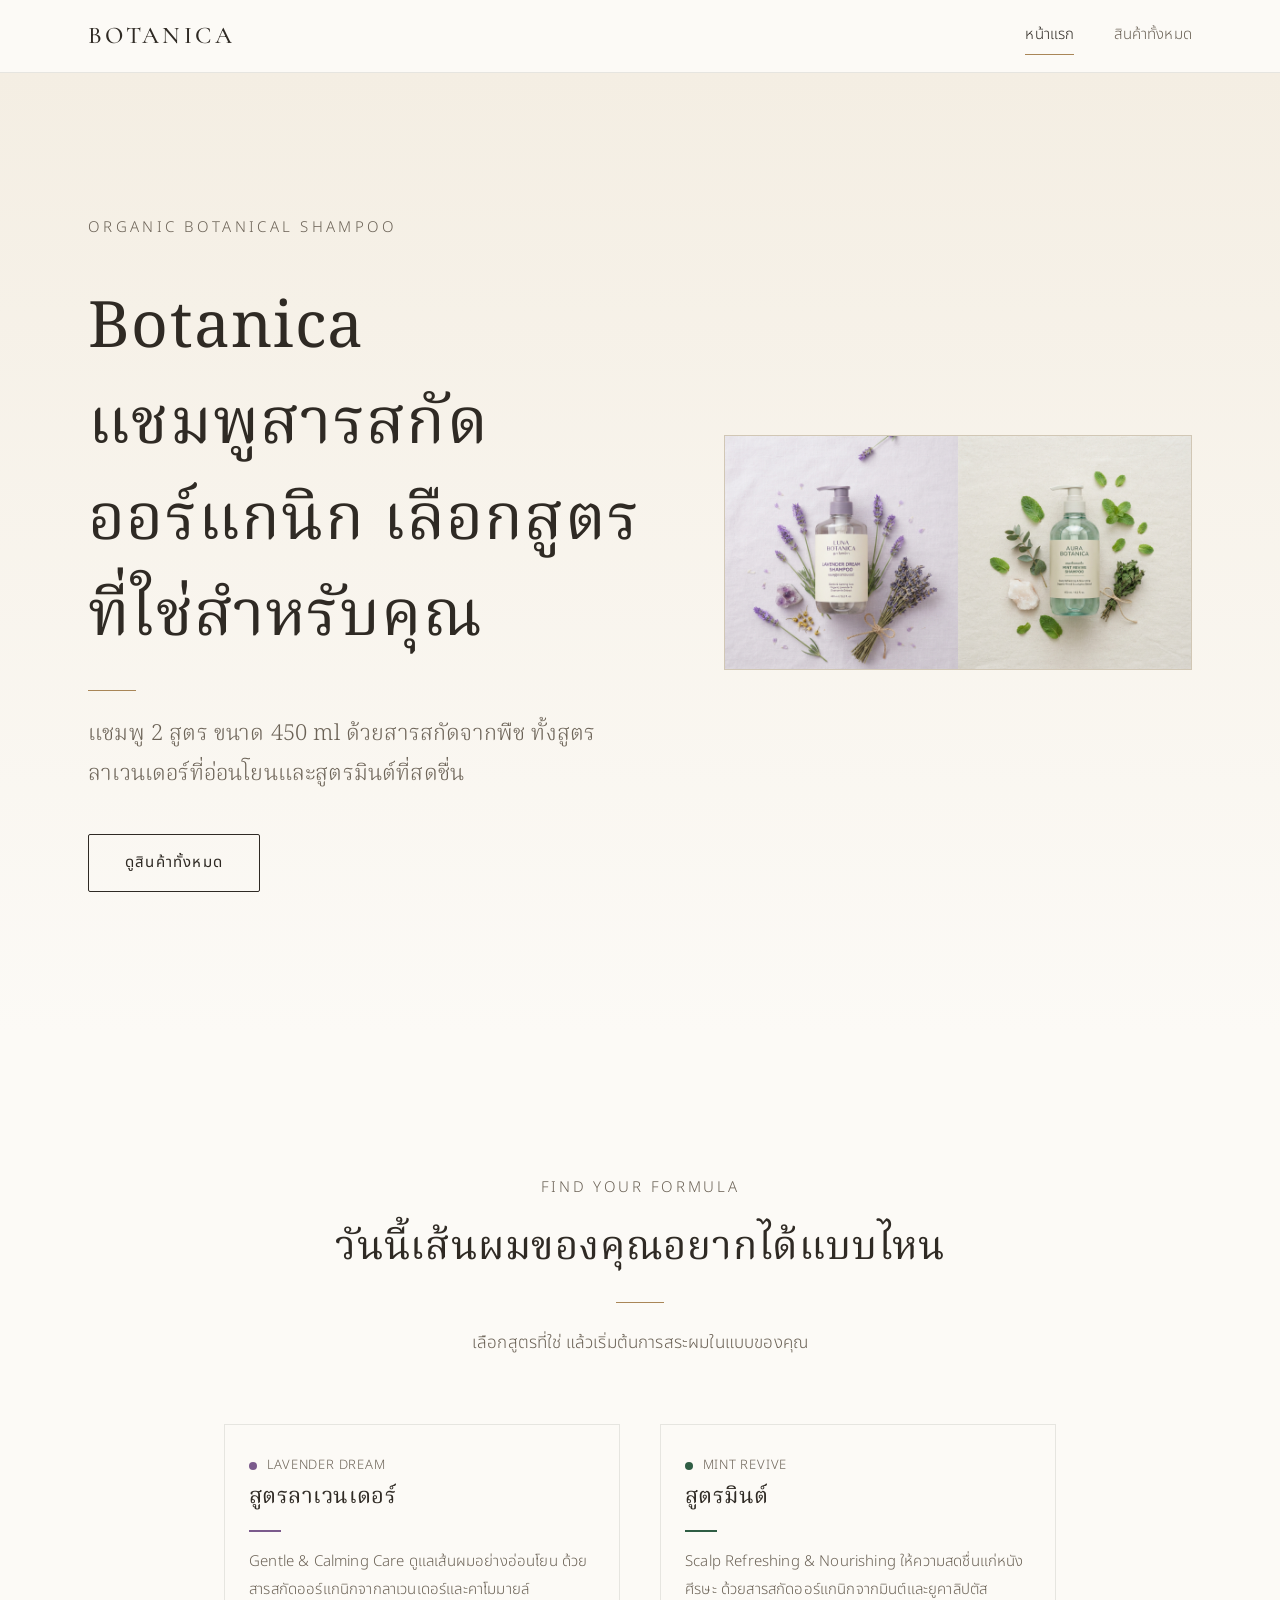
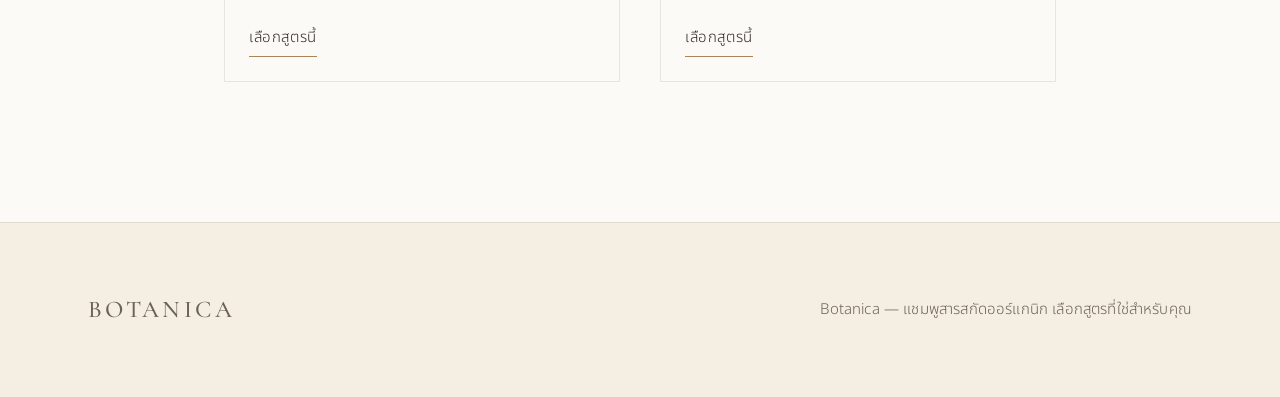
<file: index.html>
<!DOCTYPE html>
<html lang="th">
<head>
    <meta charset="UTF-8">
    <meta name="viewport" content="width=device-width, initial-scale=1.0">
    <meta name="theme-color" content="#fcfaf6">
    <meta name="description" content="Botanica แชมพูสารสกัดออร์แกนิก 2 สูตร Lavender Dream และ Mint Revive ขนาด 450 ml">
    <title>Botanica — แชมพูสารสกัดออร์แกนิก เลือกสูตรที่ใช่สำหรับคุณ</title>
    <link rel="stylesheet" href="style.css">
</head>
<body>
    <header class="site-header">
        <div class="container">
            <a class="logo" href="index.html" aria-label="Botanica หน้าแรก">BOTANICA</a>
            <nav class="nav" aria-label="เมนูหลัก">
                <a href="index.html" aria-current="page">หน้าแรก</a>
                <a href="product.html">สินค้าทั้งหมด</a>
            </nav>
        </div>
    </header>

    <main>
        <section class="hero" style="min-height: calc(100svh - 4.5rem); display: flex; align-items: center;">
            <div class="container">
                <div class="hero-copy">
                    <p class="muted" style="letter-spacing: 0.22em; text-transform: uppercase;">ORGANIC BOTANICAL SHAMPOO</p>
                    <h1>Botanica<br>แชมพูสารสกัดออร์แกนิก เลือกสูตรที่ใช่สำหรับคุณ</h1>
                    <span class="rule" aria-hidden="true"></span>
                    <p class="lead">แชมพู 2 สูตร ขนาด 450 ml ด้วยสารสกัดจากพืช ทั้งสูตรลาเวนเดอร์ที่อ่อนโยนและสูตรมินต์ที่สดชื่น</p>
                    <a class="btn" href="product.html">ดูสินค้าทั้งหมด</a>
                </div>

                <div class="hero-media" style="display: grid; grid-template-columns: 1fr 1fr;">
                    <img src="images/lavender.jpg" alt="แชมพู Lavender Dream ขนาด 450 ml พร้อมช่อลาเวนเดอร์" width="1024" height="1024">
                    <img src="images/mint.jpg" alt="แชมพู Mint Revive ขนาด 450 ml พร้อมใบมินต์และยูคาลิปตัส" width="1024" height="1024">
                </div>
            </div>
        </section>

        <section class="section">
            <div class="container">
                <div class="section-head is-center">
                    <p class="muted" style="letter-spacing: 0.18em; text-transform: uppercase;">FIND YOUR FORMULA</p>
                    <h2>วันนี้เส้นผมของคุณอยากได้แบบไหน</h2>
                    <span class="rule" aria-hidden="true"></span>
                    <p>เลือกสูตรที่ใช่ แล้วเริ่มต้นการสระผมในแบบของคุณ</p>
                </div>

                <div class="mood-grid">
                    <a class="mood-item mood-lavender" data-mood="lavender" href="product.html?mood=lavender" style="display: block; border: 1px solid var(--line-soft); padding: var(--space-3); transition: border-color 0.3s var(--ease);">
                        <span class="mood-label"><span class="mood-dot"></span>LAVENDER DREAM</span>
                        <h3>สูตรลาเวนเดอร์</h3>
                        <span class="mood-rule" aria-hidden="true"></span>
                        <p>Gentle &amp; Calming Care ดูแลเส้นผมอย่างอ่อนโยน ด้วยสารสกัดออร์แกนิกจากลาเวนเดอร์และคาโมมายล์</p>
                        <span class="link-line">เลือกสูตรนี้</span>
                    </a>

                    <a class="mood-item mood-mint" data-mood="mint" href="product.html?mood=mint" style="display: block; border: 1px solid var(--line-soft); padding: var(--space-3); transition: border-color 0.3s var(--ease);">
                        <span class="mood-label"><span class="mood-dot"></span>MINT REVIVE</span>
                        <h3>สูตรมินต์</h3>
                        <span class="mood-rule" aria-hidden="true"></span>
                        <p>Scalp Refreshing &amp; Nourishing ให้ความสดชื่นแก่หนังศีรษะ ด้วยสารสกัดออร์แกนิกจากมินต์และยูคาลิปตัส</p>
                        <span class="link-line">เลือกสูตรนี้</span>
                    </a>
                </div>
            </div>
        </section>
    </main>

    <footer class="site-footer">
        <div class="container">
            <a class="logo" href="index.html">BOTANICA</a>
            <p class="mb-0">Botanica — แชมพูสารสกัดออร์แกนิก เลือกสูตรที่ใช่สำหรับคุณ</p>
        </div>
    </footer>

    <script src="script.js"></script>
</body>
</html>
</file>
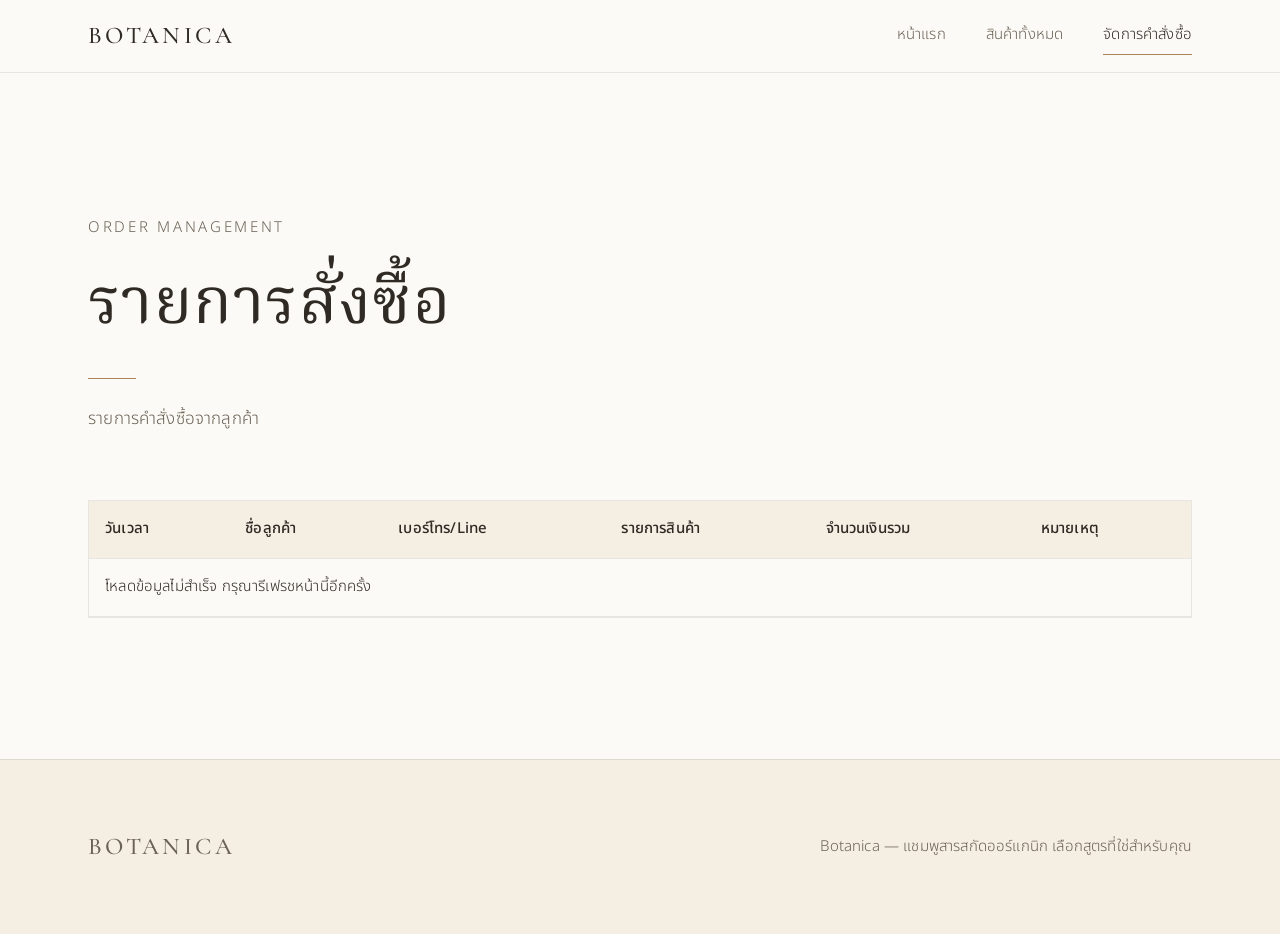
<file: admin.html>
<!DOCTYPE html>
<html lang="th">
<head>
    <meta charset="UTF-8">
    <meta name="viewport" content="width=device-width, initial-scale=1.0">
    <meta name="theme-color" content="#fcfaf6">
    <meta name="description" content="หน้าจัดการรายการสั่งซื้อ Botanica">
    <title>จัดการคำสั่งซื้อ — Botanica</title>
    <link rel="stylesheet" href="style.css">
    <style>
        #ordersTable {
            width: 100%;
            min-width: 860px;
            border-collapse: collapse;
            text-align: left;
        }

        #ordersTable th,
        #ordersTable td {
            padding: 0.9rem 1rem;
            border-bottom: 1px solid var(--line-soft);
            vertical-align: top;
            font-size: var(--fs-sm);
        }

        #ordersTable thead {
            background: var(--cream);
            color: var(--ink);
        }

        #ordersTable th {
            font-weight: 500;
            white-space: nowrap;
        }
    </style>
</head>
<body>
    <header class="site-header">
        <div class="container">
            <a class="logo" href="index.html" aria-label="Botanica หน้าแรก">BOTANICA</a>
            <nav class="nav" aria-label="เมนูหลัก">
                <a href="index.html">หน้าแรก</a>
                <a href="product.html">สินค้าทั้งหมด</a>
                <a href="admin.html" aria-current="page">จัดการคำสั่งซื้อ</a>
            </nav>
        </div>
    </header>

    <main>
        <section class="section">
            <div class="container">
                <div class="section-head">
                    <p class="muted" style="letter-spacing: 0.18em; text-transform: uppercase;">ORDER MANAGEMENT</p>
                    <h1>รายการสั่งซื้อ</h1>
                    <span class="rule" aria-hidden="true"></span>
                    <p>รายการคำสั่งซื้อจากลูกค้า</p>
                </div>

                <div style="overflow-x: auto; border: 1px solid var(--line-soft);">
                    <table id="ordersTable">
                        <thead>
                            <tr>
                                <th scope="col">วันเวลา</th>
                                <th scope="col">ชื่อลูกค้า</th>
                                <th scope="col">เบอร์โทร/Line</th>
                                <th scope="col">รายการสินค้า</th>
                                <th scope="col">จำนวนเงินรวม</th>
                                <th scope="col">หมายเหตุ</th>
                            </tr>
                        </thead>
                        <tbody></tbody>
                    </table>
                </div>
            </div>
        </section>
    </main>

    <footer class="site-footer">
        <div class="container">
            <a class="logo" href="index.html">BOTANICA</a>
            <p class="mb-0">Botanica — แชมพูสารสกัดออร์แกนิก เลือกสูตรที่ใช่สำหรับคุณ</p>
        </div>
    </footer>

    <script src="script.js"></script>
</body>
</html>
</file>
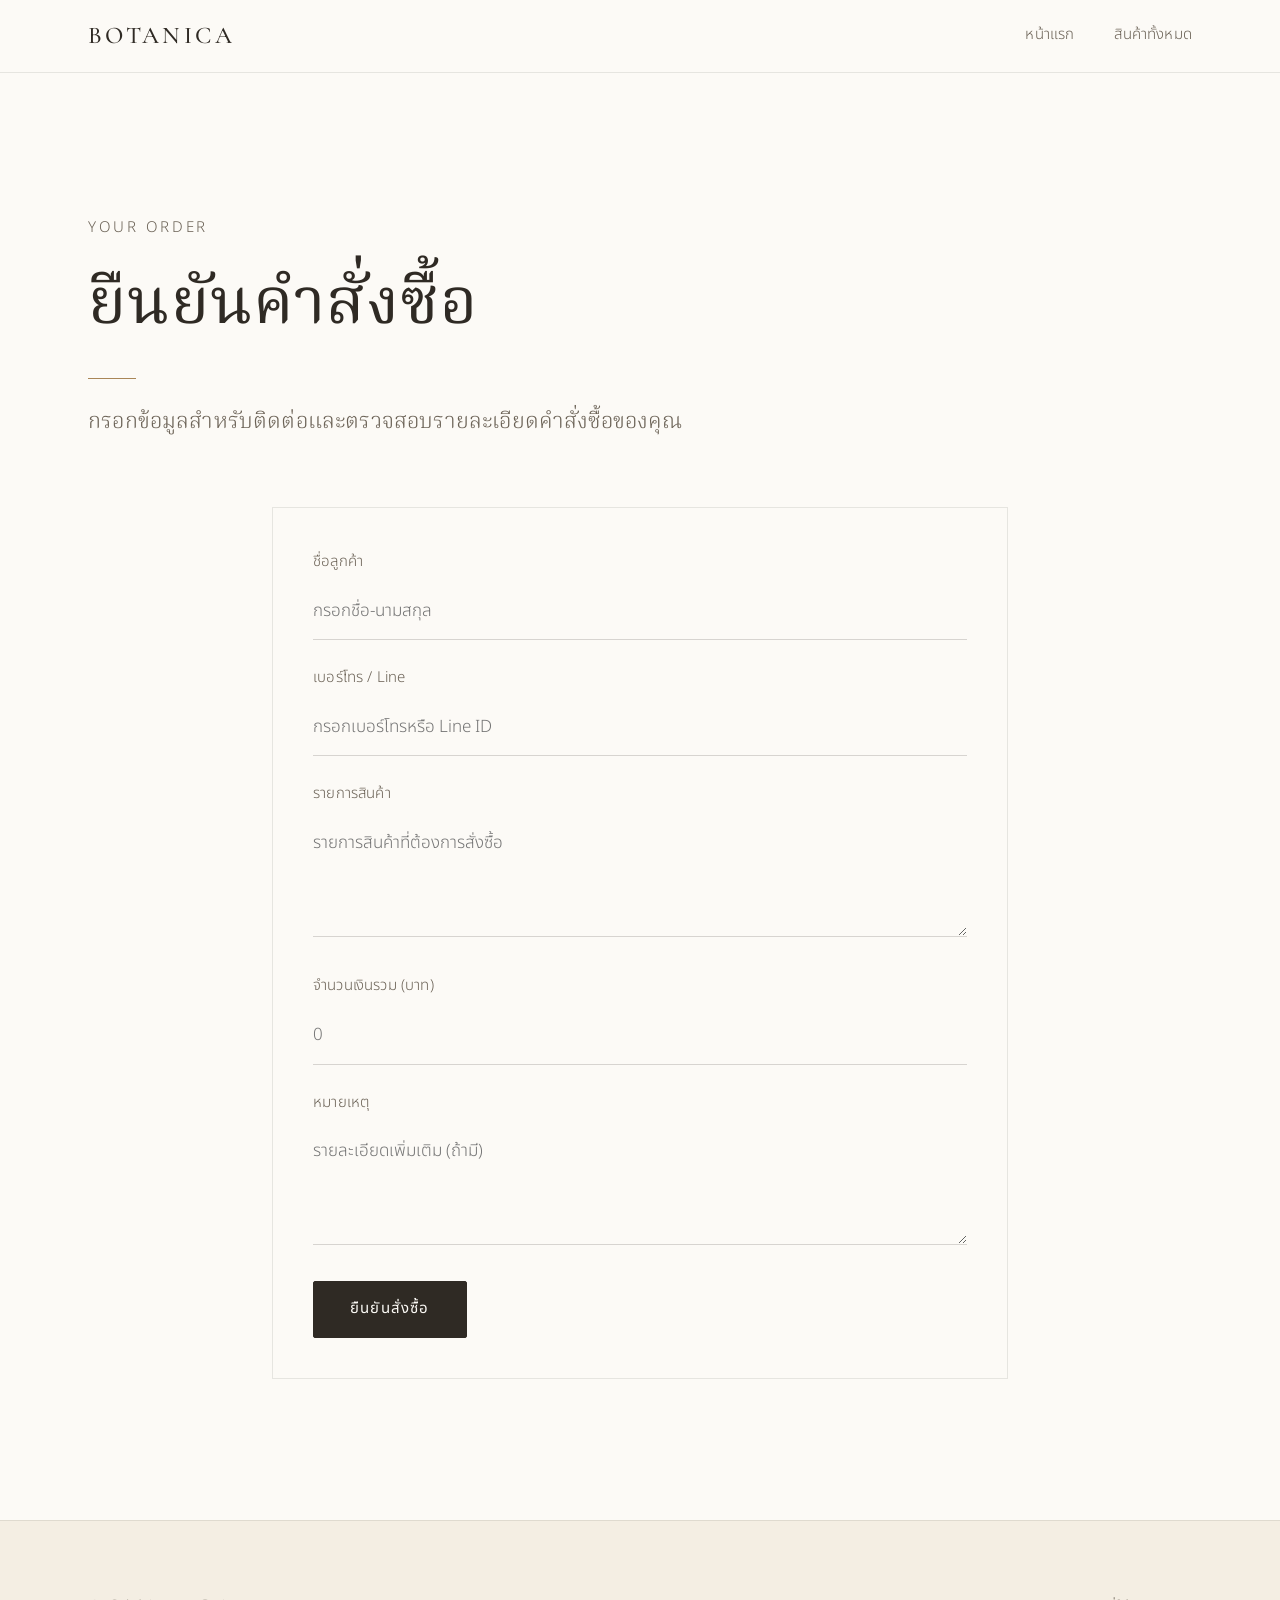
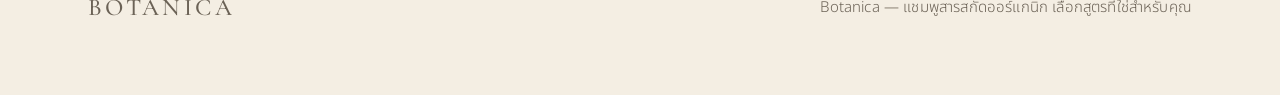
<file: order.html>
<!DOCTYPE html>
<html lang="th">
<head>
    <meta charset="UTF-8">
    <meta name="viewport" content="width=device-width, initial-scale=1.0">
    <meta name="theme-color" content="#fcfaf6">
    <meta name="description" content="แบบฟอร์มสั่งซื้อสินค้า Botanica">
    <title>สั่งซื้อสินค้า — Botanica</title>
    <link rel="stylesheet" href="style.css">
</head>
<body>
    <header class="site-header">
        <div class="container">
            <a class="logo" href="index.html" aria-label="Botanica หน้าแรก">BOTANICA</a>
            <nav class="nav" aria-label="เมนูหลัก">
                <a href="index.html">หน้าแรก</a>
                <a href="product.html">สินค้าทั้งหมด</a>
            </nav>
        </div>
    </header>

    <main>
        <section class="section">
            <div class="container">
                <div class="section-head">
                    <p class="muted" style="letter-spacing: 0.18em; text-transform: uppercase;">YOUR ORDER</p>
                    <h1>ยืนยันคำสั่งซื้อ</h1>
                    <span class="rule" aria-hidden="true"></span>
                    <p class="lead">กรอกข้อมูลสำหรับติดต่อและตรวจสอบรายละเอียดคำสั่งซื้อของคุณ</p>
                </div>

                <form id="orderForm" style="max-width: 46rem; margin-inline: auto; border: 1px solid var(--line-soft); padding: var(--space-4);">
                    <div class="field">
                        <label for="customerName">ชื่อลูกค้า</label>
                        <input
                            type="text"
                            id="customerName"
                            name="customerName"
                            autocomplete="name"
                            placeholder="กรอกชื่อ-นามสกุล"
                            required
                        >
                    </div>

                    <div class="field">
                        <label for="contact">เบอร์โทร / Line</label>
                        <input
                            type="text"
                            id="contact"
                            name="contact"
                            autocomplete="tel"
                            placeholder="กรอกเบอร์โทรหรือ Line ID"
                            required
                        >
                    </div>

                    <div class="field">
                        <label for="items">รายการสินค้า</label>
                        <textarea
                            id="items"
                            name="items"
                            rows="3"
                            placeholder="รายการสินค้าที่ต้องการสั่งซื้อ"
                            required
                        ></textarea>
                    </div>

                    <div class="field">
                        <label for="total">จำนวนเงินรวม (บาท)</label>
                        <input
                            type="number"
                            id="total"
                            name="total"
                            min="0"
                            step="1"
                            inputmode="numeric"
                            placeholder="0"
                            required
                        >
                    </div>

                    <div class="field">
                        <label for="note">หมายเหตุ</label>
                        <textarea
                            id="note"
                            name="note"
                            rows="3"
                            placeholder="รายละเอียดเพิ่มเติม (ถ้ามี)"
                        ></textarea>
                    </div>

                    <button class="btn btn--solid" type="submit">ยืนยันสั่งซื้อ</button>
                </form>
            </div>
        </section>
    </main>

    <footer class="site-footer">
        <div class="container">
            <a class="logo" href="index.html">BOTANICA</a>
            <p class="mb-0">Botanica — แชมพูสารสกัดออร์แกนิก เลือกสูตรที่ใช่สำหรับคุณ</p>
        </div>
    </footer>

    <script src="script.js"></script>
</body>
</html>
</file>
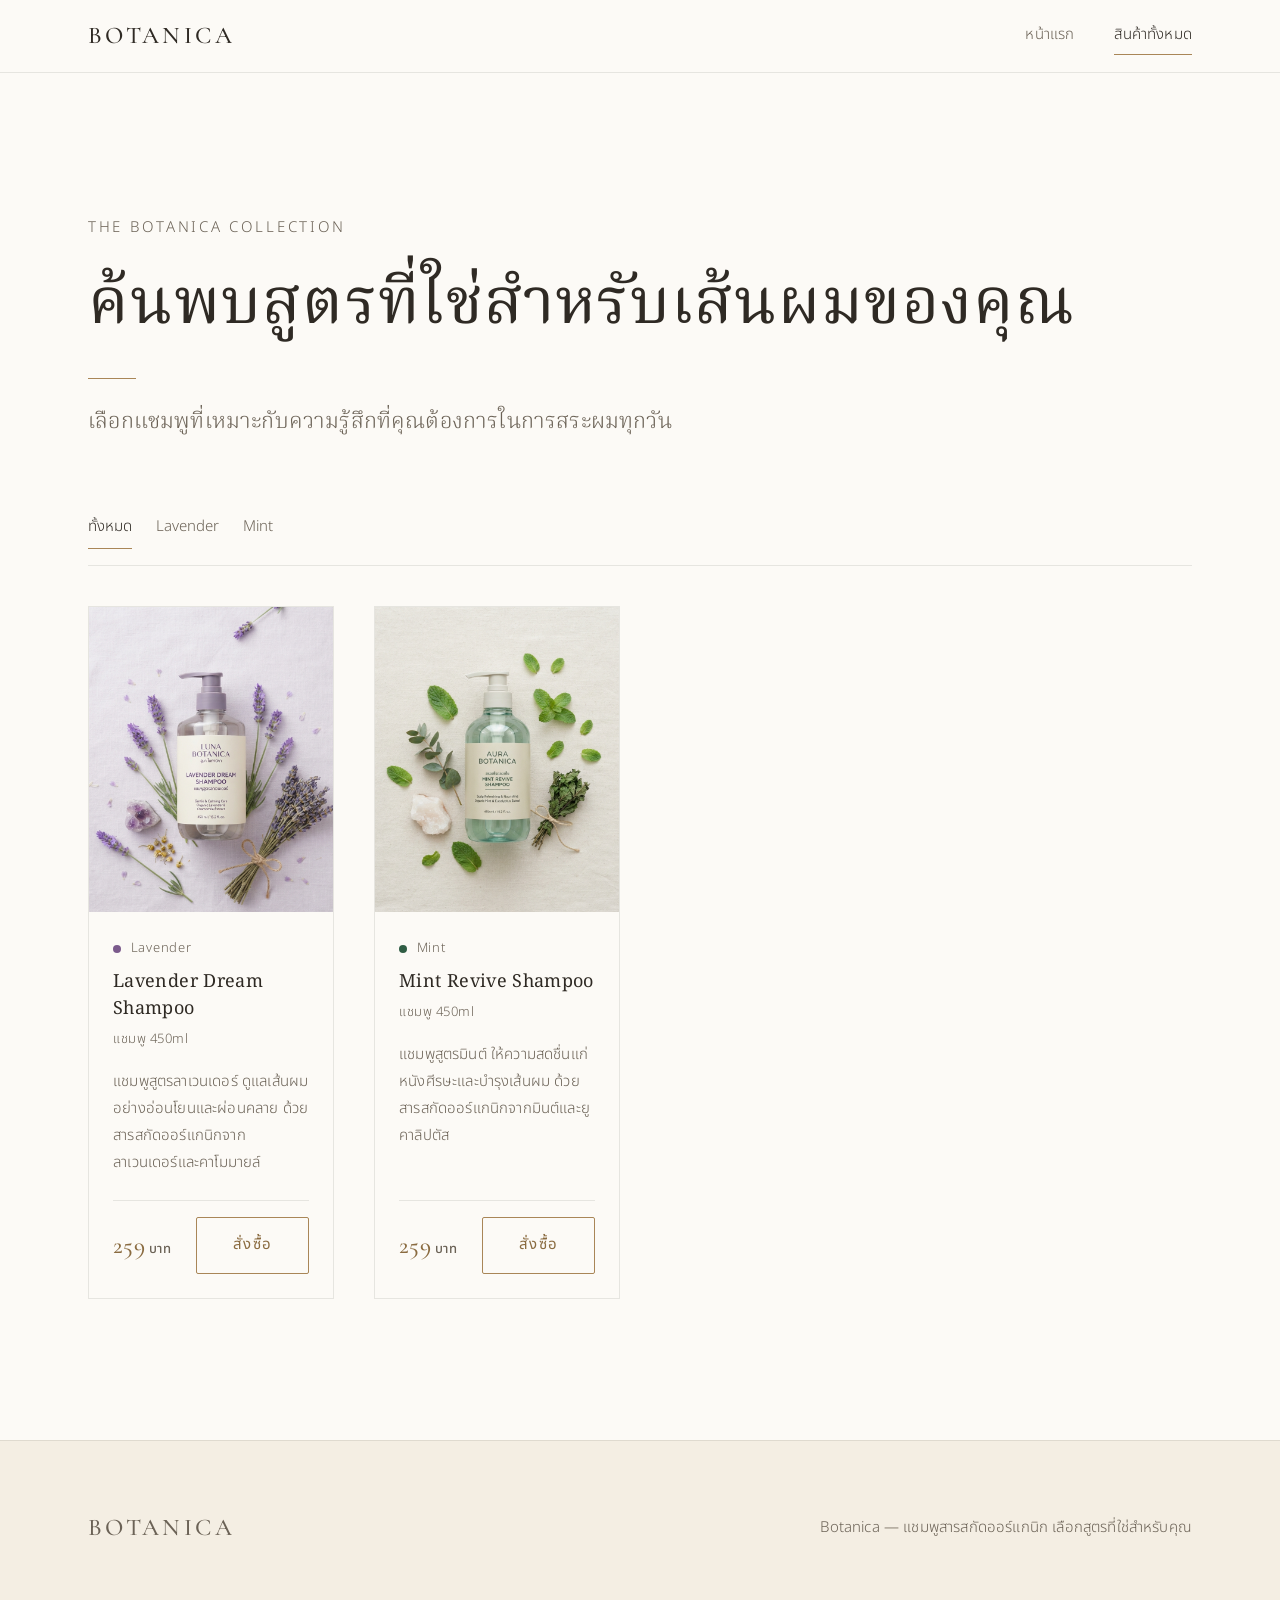
<file: product.html>
<!DOCTYPE html>
<html lang="th">
<head>
    <meta charset="UTF-8">
    <meta name="viewport" content="width=device-width, initial-scale=1.0">
    <meta name="theme-color" content="#fcfaf6">
    <meta name="description" content="เลือกซื้อแชมพู Botanica 2 สูตร Lavender Dream และ Mint Revive ขนาด 450 ml">
    <title>สินค้าทั้งหมด — Botanica</title>
    <link rel="stylesheet" href="style.css">
</head>
<body>
    <header class="site-header">
        <div class="container">
            <a class="logo" href="index.html" aria-label="Botanica หน้าแรก">BOTANICA</a>
            <nav class="nav" aria-label="เมนูหลัก">
                <a href="index.html">หน้าแรก</a>
                <a href="product.html" aria-current="page">สินค้าทั้งหมด</a>
            </nav>
        </div>
    </header>

    <main>
        <section class="section">
            <div class="container">
                <div class="section-head">
                    <p class="muted" style="letter-spacing: 0.18em; text-transform: uppercase;">THE BOTANICA COLLECTION</p>
                    <h1>ค้นพบสูตรที่ใช่สำหรับเส้นผมของคุณ</h1>
                    <span class="rule" aria-hidden="true"></span>
                    <p class="lead">เลือกแชมพูที่เหมาะกับความรู้สึกที่คุณต้องการในการสระผมทุกวัน</p>
                </div>

                <div id="filter-bar" class="filters" aria-label="กรองสินค้าตามสูตร"></div>
                <div id="product-list" class="product-grid" aria-live="polite"></div>
            </div>
        </section>
    </main>

    <footer class="site-footer">
        <div class="container">
            <a class="logo" href="index.html">BOTANICA</a>
            <p class="mb-0">Botanica — แชมพูสารสกัดออร์แกนิก เลือกสูตรที่ใช่สำหรับคุณ</p>
        </div>
    </footer>

    <script src="script.js"></script>
</body>
</html>
</file>
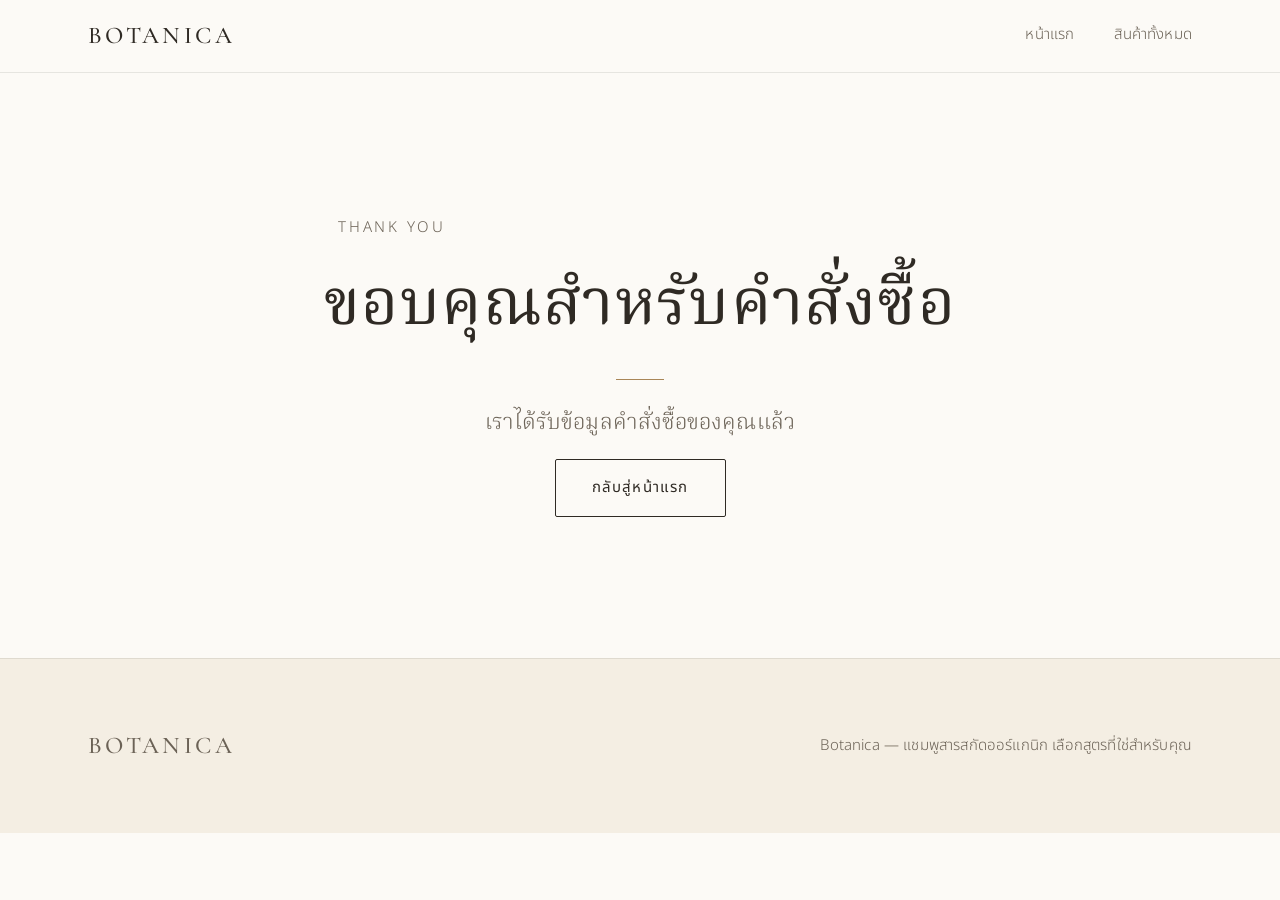
<file: thankyou.html>
<!DOCTYPE html>
<html lang="th">
<head>
    <meta charset="UTF-8">
    <meta name="viewport" content="width=device-width, initial-scale=1.0">
    <meta name="theme-color" content="#fcfaf6">
    <meta name="description" content="ขอบคุณที่สั่งซื้อสินค้าจาก Botanica">
    <title>ขอบคุณสำหรับคำสั่งซื้อ — Botanica</title>
    <link rel="stylesheet" href="style.css">
</head>
<body>
    <header class="site-header">
        <div class="container">
            <a class="logo" href="index.html" aria-label="Botanica หน้าแรก">BOTANICA</a>
            <nav class="nav" aria-label="เมนูหลัก">
                <a href="index.html">หน้าแรก</a>
                <a href="product.html">สินค้าทั้งหมด</a>
            </nav>
        </div>
    </header>

    <main>
        <section class="section" style="min-height: 65svh; display: flex; align-items: center;">
            <div class="container text-center">
                <p class="muted" style="letter-spacing: 0.18em; text-transform: uppercase;">THANK YOU</p>
                <h1>ขอบคุณสำหรับคำสั่งซื้อ</h1>
                <span class="rule" aria-hidden="true" style="margin-inline: auto;"></span>
                <p class="lead" style="margin-inline: auto;">เราได้รับข้อมูลคำสั่งซื้อของคุณแล้ว</p>
                <a class="btn" href="index.html">กลับสู่หน้าแรก</a>
            </div>
        </section>
    </main>

    <footer class="site-footer">
        <div class="container">
            <a class="logo" href="index.html">BOTANICA</a>
            <p class="mb-0">Botanica — แชมพูสารสกัดออร์แกนิก เลือกสูตรที่ใช่สำหรับคุณ</p>
        </div>
    </footer>

    <script src="script.js"></script>
</body>
</html>
</file>
<file: style.css>
/* ==========================================================================
   Botanica — shared theme
   โทนพรีเมียม เรียบหรู มินิมอล | ขาว-ครีม-เบจเข้ม | accent: ทอง/บรอนซ์อ่อน
   ========================================================================== */

/* Fonts: Cormorant Garamond (หัวข้อภาษาอังกฤษ) + Noto Serif Thai (หัวข้อไทย)
   + Noto Sans Thai (เนื้อหา) */
@import url("https://fonts.googleapis.com/css2?family=Cormorant+Garamond:ital,wght@0,400;0,500;0,600;1,400&family=Noto+Sans+Thai:wght@300;400;500&family=Noto+Serif+Thai:wght@300;400;500&display=swap");

/* ---------- Tokens ---------- */
:root {
  /* Base palette */
  --ivory: #fcfaf6;
  --cream: #f4eee3;
  --sand: #e4d9c6;
  --beige-deep: #b9a687;
  --ink: #2f2a24;
  --ink-soft: #6b6256;

  /* Accent: soft gold / bronze */
  --accent: #a98657;
  --accent-deep: #8a6b40;

  /* Lines */
  --line: rgba(47, 42, 36, 0.18);
  --line-soft: rgba(47, 42, 36, 0.1);

  /* Mood colors — ใช้เป็นจุดเล็กๆ เท่านั้น */
  --mood-mint: #2f5d44;
  --mood-lavender: #7b5a8c;

  /* Type */
  --font-display: "Cormorant Garamond", "Noto Serif Thai", Georgia, "Times New Roman", serif;
  --font-serif-th: "Noto Serif Thai", "Cormorant Garamond", Georgia, serif;
  --font-body: "Noto Sans Thai", "Helvetica Neue", Arial, sans-serif;

  /* Type scale */
  --fs-xs: 0.8125rem;
  --fs-sm: 0.9375rem;
  --fs-base: 1.0625rem;
  --fs-lg: 1.375rem;
  --fs-xl: clamp(1.75rem, 1.4rem + 1.4vw, 2.5rem);
  --fs-2xl: clamp(2.25rem, 1.6rem + 3vw, 4rem);

  /* Spacing */
  --space-1: 0.5rem;
  --space-2: 1rem;
  --space-3: 1.5rem;
  --space-4: 2.5rem;
  --space-5: 4rem;
  --space-6: clamp(5rem, 4rem + 6vw, 9rem);

  --container: 72rem;
  --radius: 2px;
  --ease: cubic-bezier(0.22, 0.61, 0.36, 1);
}

/* ---------- Reset ---------- */
*,
*::before,
*::after {
  box-sizing: border-box;
}

html {
  -webkit-text-size-adjust: 100%;
  scroll-behavior: smooth;
}

body {
  margin: 0;
  background: var(--ivory);
  color: var(--ink);
  font-family: var(--font-body);
  font-size: var(--fs-base);
  font-weight: 300;
  line-height: 1.9;
  letter-spacing: 0.01em;
  -webkit-font-smoothing: antialiased;
}

img {
  display: block;
  max-width: 100%;
  height: auto;
}

a {
  color: inherit;
  text-decoration: none;
}

ul,
ol {
  margin: 0;
  padding: 0;
  list-style: none;
}

button {
  font: inherit;
  color: inherit;
}

:focus-visible {
  outline: 1px solid var(--accent-deep);
  outline-offset: 4px;
}

::selection {
  background: var(--sand);
  color: var(--ink);
}

/* ---------- Typography ---------- */
h1,
h2,
h3,
h4 {
  margin: 0 0 var(--space-2);
  font-family: var(--font-display);
  font-weight: 500;
  line-height: 1.3;
  letter-spacing: 0.02em;
  color: var(--ink);
}

h1 { font-size: var(--fs-2xl); font-weight: 400; line-height: 1.2; }
h2 { font-size: var(--fs-xl); }
h3 { font-size: var(--fs-lg); }

/* หัวข้อภาษาไทยล้วนอ่านง่ายขึ้นด้วย serif ไทย */
:lang(th) h1,
:lang(th) h2,
:lang(th) h3 {
  font-family: var(--font-serif-th);
  font-weight: 400;
  line-height: 1.5;
}

p {
  margin: 0 0 var(--space-2);
  max-width: 38rem;
  color: var(--ink-soft);
}

.lead {
  font-size: var(--fs-lg);
  line-height: 1.8;
  font-family: var(--font-serif-th);
  font-weight: 300;
}

.muted {
  color: var(--ink-soft);
  font-size: var(--fs-sm);
}

/* ---------- Layout ---------- */
.container {
  width: 100%;
  max-width: var(--container);
  margin-inline: auto;
  padding-inline: var(--space-3);
}

.section {
  padding-block: var(--space-6);
}

.section--cream {
  background: var(--cream);
}

.section--sand {
  background: var(--sand);
}

.section-head {
  margin-bottom: var(--space-5);
}

.section-head.is-center {
  text-align: center;
}

.section-head.is-center p {
  margin-inline: auto;
}

/* เส้นแบ่งบางๆ สีทอง */
.rule {
  display: block;
  width: 3rem;
  height: 1px;
  margin: var(--space-3) 0;
  background: var(--accent);
  border: 0;
}

.is-center .rule {
  margin-inline: auto;
}

hr.divider {
  border: 0;
  border-top: 1px solid var(--line-soft);
  margin: var(--space-5) 0;
}

/* ---------- Header / Nav ---------- */
.site-header {
  position: sticky;
  top: 0;
  z-index: 50;
  background: rgba(252, 250, 246, 0.92);
  backdrop-filter: blur(8px);
  border-bottom: 1px solid var(--line-soft);
}

.site-header .container {
  display: flex;
  align-items: center;
  justify-content: space-between;
  min-height: 4.5rem;
  gap: var(--space-3);
}

.logo {
  font-family: var(--font-display);
  font-size: 1.5rem;
  font-weight: 500;
  letter-spacing: 0.14em;
}

.nav {
  display: flex;
  gap: var(--space-4);
  font-size: var(--fs-sm);
}

.nav a {
  padding-block: 0.25rem;
  border-bottom: 1px solid transparent;
  color: var(--ink-soft);
  transition: color 0.3s var(--ease), border-color 0.3s var(--ease);
}

.nav a:hover,
.nav a[aria-current="page"] {
  color: var(--ink);
  border-bottom-color: var(--accent);
}

/* ---------- Buttons: เส้นบาง ไม่ฉูดฉาด ---------- */
.btn {
  display: inline-block;
  padding: 0.85rem 2.25rem;
  background: transparent;
  border: 1px solid var(--ink);
  border-radius: var(--radius);
  font-family: var(--font-body);
  font-size: var(--fs-sm);
  font-weight: 400;
  letter-spacing: 0.08em;
  color: var(--ink);
  cursor: pointer;
  transition: background 0.3s var(--ease), color 0.3s var(--ease), border-color 0.3s var(--ease);
}

.btn:hover {
  background: var(--ink);
  color: var(--ivory);
}

.btn--solid {
  background: var(--ink);
  color: var(--ivory);
}

.btn--solid:hover {
  background: var(--accent-deep);
  border-color: var(--accent-deep);
}

.btn--accent {
  border-color: var(--accent);
  color: var(--accent-deep);
}

.btn--accent:hover {
  background: var(--accent);
  border-color: var(--accent);
  color: var(--ivory);
}

.link-line {
  display: inline-block;
  padding-bottom: 0.2rem;
  border-bottom: 1px solid var(--accent);
  font-size: var(--fs-sm);
  letter-spacing: 0.04em;
  transition: color 0.3s var(--ease);
}

.link-line:hover {
  color: var(--accent-deep);
}

/* ---------- Hero ---------- */
.hero {
  padding-block: var(--space-6);
  background: linear-gradient(180deg, var(--cream) 0%, var(--ivory) 100%);
}

.hero .container {
  display: grid;
  grid-template-columns: 1.1fr 0.9fr;
  gap: var(--space-5);
  align-items: center;
}

.hero p {
  margin-bottom: var(--space-4);
}

.hero-media {
  border: 1px solid var(--line-soft);
  background: var(--sand);
}

/* ---------- Mood: แตะสีเบาๆ เป็นจุดเล็กๆ เท่านั้น ---------- */
[data-mood="mint"],
.mood-mint { --mood: var(--mood-mint); }
[data-mood="lavender"],
.mood-lavender { --mood: var(--mood-lavender); }

/* จุดสีเล็กๆ ข้างชื่อ mood */
.mood-dot {
  display: inline-block;
  width: 0.5rem;
  height: 0.5rem;
  margin-right: 0.6rem;
  border-radius: 50%;
  background: var(--mood, var(--accent));
  vertical-align: middle;
}

/* เส้นสั้นสีของ mood ใต้หัวข้อ */
.mood-rule {
  display: block;
  width: 2rem;
  height: 2px;
  margin: var(--space-2) 0;
  background: var(--mood, var(--accent));
  border: 0;
}

.is-center .mood-rule {
  margin-inline: auto;
}

.mood-label {
  display: inline-flex;
  align-items: center;
  font-size: var(--fs-xs);
  letter-spacing: 0.06em;
  color: var(--ink-soft);
}

/* ---------- Formula showcase (2 สูตร) ---------- */
.mood-grid {
  display: grid;
  grid-template-columns: repeat(2, 1fr);
  gap: var(--space-4);
  max-width: 52rem;
  margin-inline: auto;
}

.mood-item {
  padding-top: var(--space-3);
  border-top: 1px solid var(--line);
}

.mood-item h3 {
  margin-bottom: var(--space-1);
}

.mood-item p {
  font-size: var(--fs-sm);
}

/* ---------- Filter (mood / type) ---------- */
.filters {
  display: flex;
  flex-wrap: wrap;
  gap: var(--space-1) var(--space-3);
  margin-bottom: var(--space-4);
  padding-bottom: var(--space-2);
  border-bottom: 1px solid var(--line-soft);
}

.filter-btn {
  padding: 0.4rem 0;
  background: none;
  border: 0;
  border-bottom: 1px solid transparent;
  font-size: var(--fs-sm);
  color: var(--ink-soft);
  cursor: pointer;
  transition: color 0.3s var(--ease), border-color 0.3s var(--ease);
}

.filter-btn:hover {
  color: var(--ink);
}

.filter-btn.is-active {
  color: var(--ink);
  border-bottom-color: var(--accent);
}

/* ---------- Product grid & card ---------- */
.product-grid {
  display: grid;
  grid-template-columns: repeat(auto-fill, minmax(15rem, 1fr));
  gap: var(--space-5) var(--space-4);
}

.product-card {
  display: flex;
  flex-direction: column;
  background: transparent; /* ไม่ทาสีพื้นหลังการ์ด */
  border: 1px solid var(--line-soft);
  transition: border-color 0.3s var(--ease);
}

.product-card:hover {
  border-color: var(--accent);
}

.product-card__media {
  aspect-ratio: 4 / 5;
  background: var(--cream);
  overflow: hidden;
}

.product-card__media img {
  width: 100%;
  height: 100%;
  object-fit: cover;
}

.product-card__body {
  display: flex;
  flex-direction: column;
  flex: 1;
  padding: var(--space-3);
}

.product-card__title {
  margin: 0.5rem 0 0;
  font-size: 1.125rem;
}

.product-card__meta {
  margin: 0.25rem 0 0;
  font-size: var(--fs-xs);
  color: var(--ink-soft);
  letter-spacing: 0.04em;
}

.product-card__desc {
  margin: var(--space-2) 0 var(--space-3);
  font-size: var(--fs-sm);
  line-height: 1.8;
}

.product-card__foot {
  display: flex;
  align-items: center;
  justify-content: space-between;
  gap: var(--space-2);
  margin-top: auto;
  padding-top: var(--space-2);
  border-top: 1px solid var(--line-soft);
}

.price {
  font-family: var(--font-display);
  font-size: 1.5rem;
  font-weight: 500;
  color: var(--accent-deep);
  letter-spacing: 0.02em;
}

.price small {
  margin-left: 0.2rem;
  font-family: var(--font-body);
  font-size: var(--fs-xs);
  color: var(--ink-soft);
}

/* ---------- Feature / benefit list ---------- */
.feature-grid {
  display: grid;
  grid-template-columns: repeat(3, 1fr);
  gap: var(--space-4);
}

.feature {
  padding-top: var(--space-3);
  border-top: 1px solid var(--line);
}

.feature p {
  font-size: var(--fs-sm);
}

/* ---------- Form ---------- */
.field {
  margin-bottom: var(--space-3);
}

.field label {
  display: block;
  margin-bottom: 0.4rem;
  font-size: var(--fs-sm);
  color: var(--ink-soft);
}

.field input,
.field select,
.field textarea {
  width: 100%;
  padding: 0.75rem 0;
  background: transparent;
  border: 0;
  border-bottom: 1px solid var(--line);
  border-radius: 0;
  font: inherit;
  color: var(--ink);
  transition: border-color 0.3s var(--ease);
}

.field input:focus,
.field select:focus,
.field textarea:focus {
  outline: none;
  border-bottom-color: var(--accent-deep);
}

/* ---------- Footer ---------- */
.site-footer {
  padding-block: var(--space-5);
  background: var(--cream);
  border-top: 1px solid var(--line-soft);
  font-size: var(--fs-sm);
  color: var(--ink-soft);
}

.site-footer .container {
  display: flex;
  flex-wrap: wrap;
  align-items: center;
  justify-content: space-between;
  gap: var(--space-3);
}

/* ---------- Utilities ---------- */
.text-center { text-align: center; }
.mt-0 { margin-top: 0; }
.mb-0 { margin-bottom: 0; }
.visually-hidden {
  position: absolute;
  width: 1px;
  height: 1px;
  margin: -1px;
  padding: 0;
  overflow: hidden;
  clip: rect(0 0 0 0);
  white-space: nowrap;
  border: 0;
}

/* ---------- Responsive ---------- */
@media (max-width: 62rem) {
  .feature-grid { grid-template-columns: repeat(2, 1fr); }
}

@media (max-width: 48rem) {
  :root {
    --fs-base: 1rem;
  }

  .container {
    padding-inline: var(--space-2);
  }

  .site-header .container {
    min-height: 4rem;
  }

  .nav {
    gap: var(--space-3);
  }

  .hero .container {
    grid-template-columns: 1fr;
    gap: var(--space-4);
  }

  .hero-media {
    order: -1;
  }

  .mood-grid,
  .feature-grid {
    grid-template-columns: 1fr;
    gap: var(--space-3);
  }

  .product-grid {
    grid-template-columns: repeat(2, 1fr);
    gap: var(--space-3) var(--space-2);
  }

  .product-card__body {
    padding: var(--space-2);
  }

  .product-card__foot {
    flex-direction: column;
    align-items: flex-start;
  }

  .site-footer .container {
    flex-direction: column;
    align-items: flex-start;
  }
}

@media (max-width: 30rem) {
  .nav { font-size: var(--fs-xs); gap: var(--space-2); }
  .product-grid { grid-template-columns: 1fr; }
  .btn { width: 100%; text-align: center; }
}

/* ---------- Reduced motion ---------- */
@media (prefers-reduced-motion: reduce) {
  html { scroll-behavior: auto; }
  *,
  *::before,
  *::after {
    transition-duration: 0.01ms !important;
    animation-duration: 0.01ms !important;
  }
}
</file>
